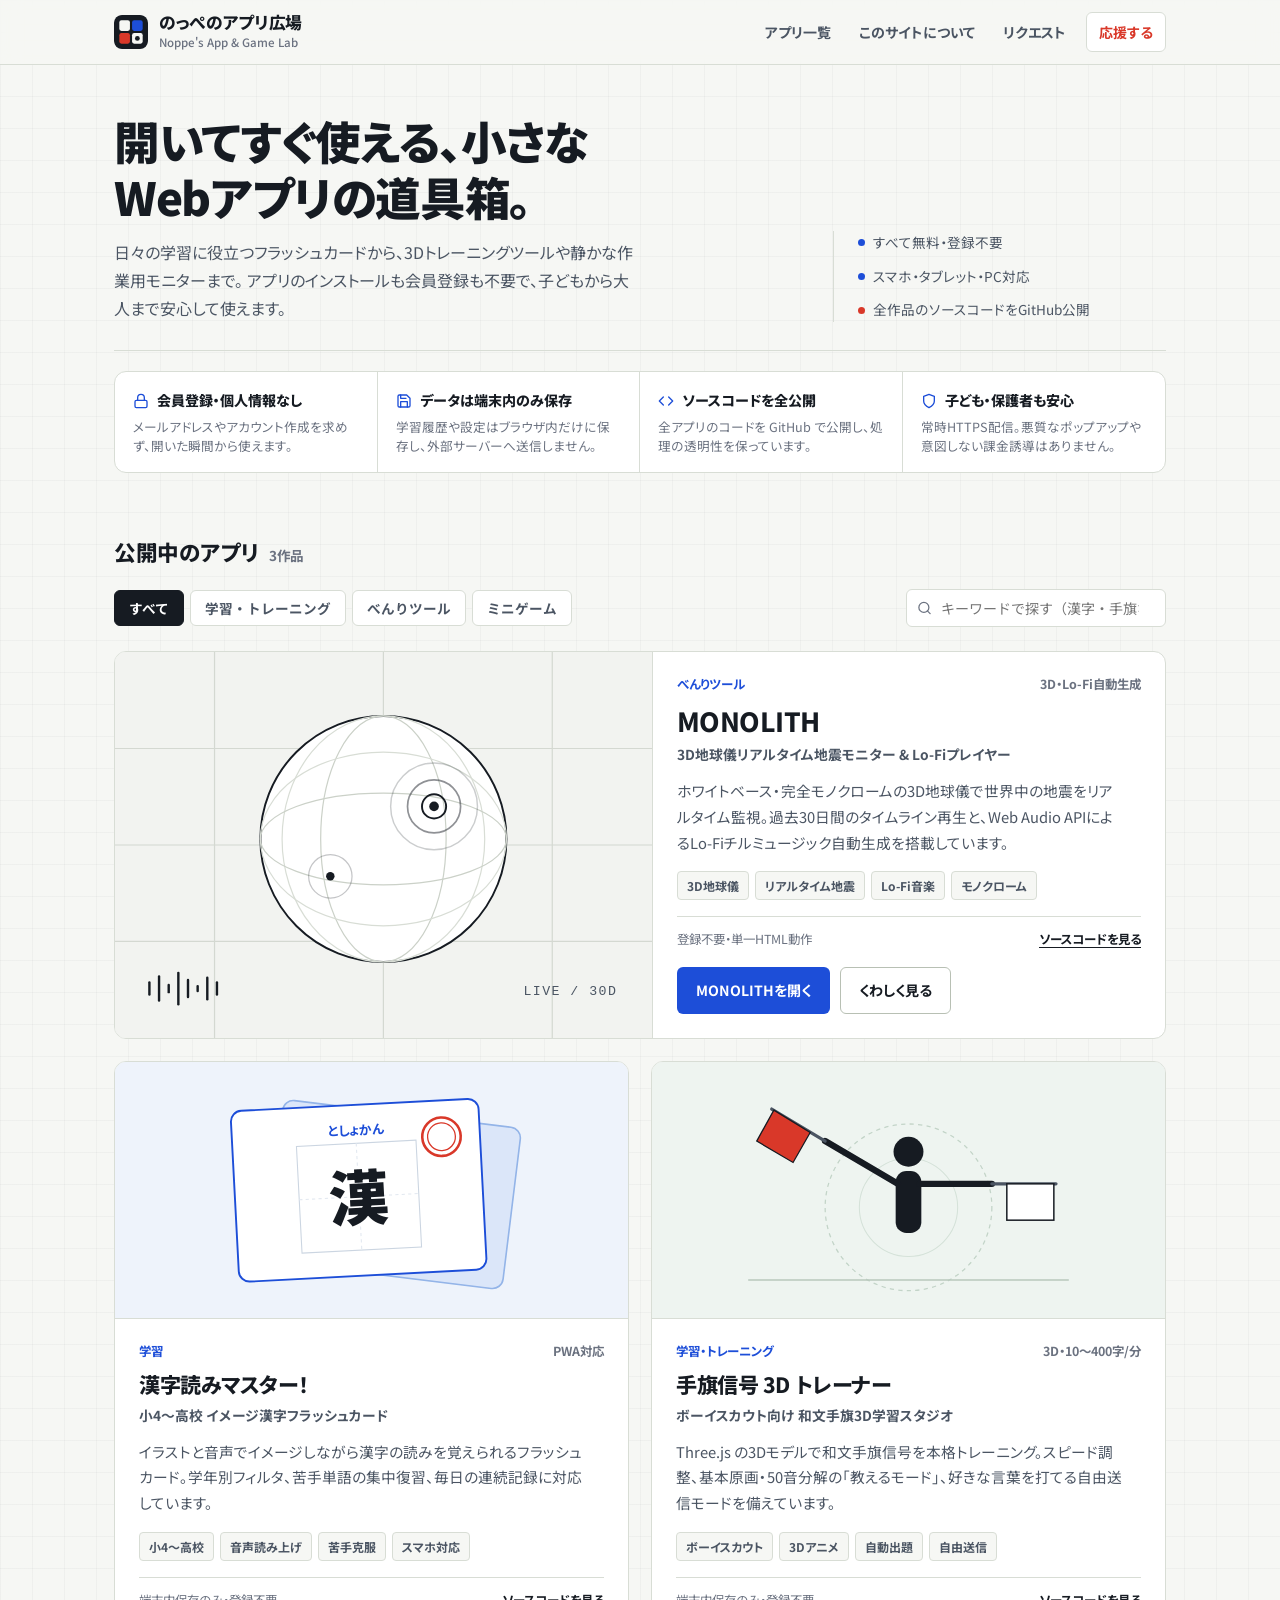
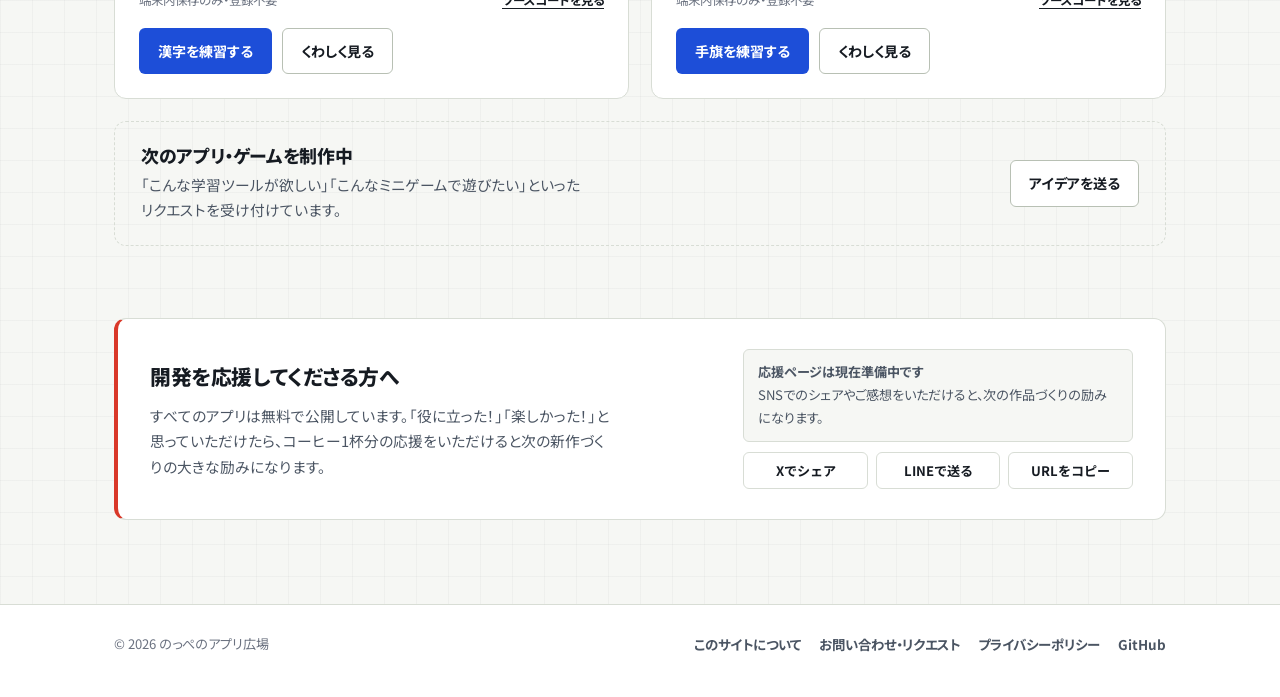
<file: index.html>
<!DOCTYPE html>
<html lang="ja">
<head>
  <meta charset="UTF-8" />
  <meta name="viewport" content="width=device-width, initial-scale=1.0" />
  <title>のっぺのアプリ広場 | 無料Webアプリ＆ミニゲーム集</title>
  <meta name="description" content="インストール不要・会員登録不要・完全無料で安心して使える学習アプリやミニゲームを公開している「のっぺのアプリ広場」です。全アプリのソースコードをGitHubで公開しています。" />
  <link rel="canonical" href="https://noppe7856.github.io/" />
  <link rel="manifest" href="./manifest.json" />
  <meta name="theme-color" content="#f6f7f4" />
  <meta property="og:type" content="website" />
  <meta property="og:site_name" content="のっぺのアプリ広場" />
  <meta property="og:title" content="のっぺのアプリ広場 | 無料Webアプリ＆ミニゲーム集" />
  <meta property="og:description" content="漢字読みマスター・手旗信号3Dトレーナー・MONOLITHなど、登録不要・無料ですぐ使えるWebアプリを公開中。" />
  <meta property="og:url" content="https://noppe7856.github.io/" />
  <meta property="og:image" content="https://noppe7856.github.io/assets/og-image.png" />
  <meta property="og:image:width" content="1200" />
  <meta property="og:image:height" content="630" />
  <meta name="twitter:card" content="summary_large_image" />
  <meta name="twitter:title" content="のっぺのアプリ広場 | 無料Webアプリ＆ミニゲーム集" />
  <meta name="twitter:description" content="インストール不要・会員登録不要ですぐ使える無料Webアプリ＆ミニゲーム集" />
  <meta name="twitter:image" content="https://noppe7856.github.io/assets/og-image.png" />
  <link rel="icon" type="image/svg+xml" href="./assets/favicon.svg" />
  <link rel="preconnect" href="https://fonts.googleapis.com" />
  <link rel="preconnect" href="https://fonts.gstatic.com" crossorigin />
  <link href="https://fonts.googleapis.com/css2?family=Noto+Sans+JP:wght@500;700;900&display=swap" rel="stylesheet" />
  <link rel="stylesheet" href="./css/styles.css" />
  <script type="application/ld+json">
  {
    "@context": "https://schema.org",
    "@graph": [
      {
        "@type": "WebSite",
        "name": "のっぺのアプリ広場",
        "alternateName": "Noppe's App & Game Lab",
        "url": "https://noppe7856.github.io/",
        "inLanguage": "ja",
        "description": "インストール不要・会員登録不要・完全無料で安心して使える学習アプリやミニゲームの公開ポータルサイト"
      },
      {
        "@type": "ItemList",
        "name": "公開中の無料Webアプリ一覧",
        "itemListElement": [
          {
            "@type": "ListItem",
            "position": 1,
            "item": {
              "@type": "SoftwareApplication",
              "name": "漢字読みマスター！",
              "applicationCategory": "EducationalApplication",
              "operatingSystem": "Web Browser",
              "url": "https://noppe7856.github.io/kanji-flashcard/",
              "offers": { "@type": "Offer", "price": "0", "priceCurrency": "JPY" }
            }
          },
          {
            "@type": "ListItem",
            "position": 2,
            "item": {
              "@type": "SoftwareApplication",
              "name": "手旗信号 3D トレーナー",
              "applicationCategory": "EducationalApplication",
              "operatingSystem": "Web Browser",
              "url": "https://noppe7856.github.io/tebata-trainer/",
              "offers": { "@type": "Offer", "price": "0", "priceCurrency": "JPY" }
            }
          },
          {
            "@type": "ListItem",
            "position": 3,
            "item": {
              "@type": "SoftwareApplication",
              "name": "MONOLITH",
              "applicationCategory": "UtilitiesApplication",
              "operatingSystem": "Web Browser",
              "url": "https://noppe7856.github.io/monolith-quake/",
              "offers": { "@type": "Offer", "price": "0", "priceCurrency": "JPY" }
            }
          }
        ]
      }
    ]
  }
  </script>
</head>
<body>
  <header class="site-header">
    <div class="container header-inner">
      <a href="./" class="brand-link">
        <img src="./assets/favicon.svg" alt="" class="brand-logo" />
        <div>
          <div class="brand-name" data-site-name>のっぺのアプリ広場</div>
          <div class="brand-sub" data-site-sub>Noppe's App &amp; Game Lab</div>
        </div>
      </a>
      <nav class="header-nav" aria-label="メインナビゲーション">
        <a href="#apps" class="nav-link">アプリ一覧</a>
        <a href="./about.html" class="nav-link">このサイトについて</a>
        <a href="./contact.html" class="nav-link">リクエスト</a>
        <a href="#support" class="nav-link support-pill">応援する</a>
      </nav>
    </div>
  </header>

  <main>
    <!-- Editorial Hero -->
    <section class="hero">
      <div class="container">
        <div class="hero-grid">
          <div>
            <h1>開いてすぐ使える、小さなWebアプリの道具箱。</h1>
            <p class="hero-lead">
              日々の学習に役立つフラッシュカードから、3Dトレーニングツールや静かな作業用モニターまで。
              アプリのインストールも会員登録も不要で、子どもから大人まで安心して使えます。
            </p>
          </div>
          <div class="hero-aside" aria-label="サイトの特徴">
            <div class="hero-meta-line"><span class="hero-dot" aria-hidden="true"></span>すべて無料・登録不要</div>
            <div class="hero-meta-line"><span class="hero-dot" aria-hidden="true"></span>スマホ・タブレット・PC対応</div>
            <div class="hero-meta-line"><span class="hero-dot signal" aria-hidden="true"></span>全作品のソースコードをGitHub公開</div>
          </div>
        </div>

        <!-- Trust & Safety Band -->
        <div class="trust-band" aria-label="安心して使える4つの約束">
          <div class="trust-cell">
            <div class="trust-cell-head">
              <svg viewBox="0 0 24 24" fill="none" stroke="currentColor" stroke-width="2" stroke-linecap="round" stroke-linejoin="round" aria-hidden="true"><rect x="3" y="11" width="18" height="11" rx="2"/><path d="M7 11V7a5 5 0 0 1 10 0v4"/></svg>
              <span>会員登録・個人情報なし</span>
            </div>
            <p>メールアドレスやアカウント作成を求めず、開いた瞬間から使えます。</p>
          </div>
          <div class="trust-cell">
            <div class="trust-cell-head">
              <svg viewBox="0 0 24 24" fill="none" stroke="currentColor" stroke-width="2" stroke-linecap="round" stroke-linejoin="round" aria-hidden="true"><path d="M19 21H5a2 2 0 0 1-2-2V5a2 2 0 0 1 2-2h11l5 5v11a2 2 0 0 1-2 2z"/><polyline points="17 21 17 13 7 13 7 21"/><polyline points="7 3 7 8 15 8"/></svg>
              <span>データは端末内のみ保存</span>
            </div>
            <p>学習履歴や設定はブラウザ内だけに保存し、外部サーバーへ送信しません。</p>
          </div>
          <div class="trust-cell">
            <div class="trust-cell-head">
              <svg viewBox="0 0 24 24" fill="none" stroke="currentColor" stroke-width="2" stroke-linecap="round" stroke-linejoin="round" aria-hidden="true"><polyline points="16 18 22 12 16 6"/><polyline points="8 6 2 12 8 18"/></svg>
              <span>ソースコードを全公開</span>
            </div>
            <p>全アプリのコードを GitHub で公開し、処理の透明性を保っています。</p>
          </div>
          <div class="trust-cell">
            <div class="trust-cell-head">
              <svg viewBox="0 0 24 24" fill="none" stroke="currentColor" stroke-width="2" stroke-linecap="round" stroke-linejoin="round" aria-hidden="true"><path d="M12 22s8-4 8-10V5l-8-3-8 3v7c0 6 8 10 8 10z"/></svg>
              <span>子ども・保護者も安心</span>
            </div>
            <p>常時HTTPS配信。悪質なポップアップや意図しない課金誘導はありません。</p>
          </div>
        </div>
      </div>
    </section>

    <!-- Apps Catalog -->
    <section class="section" id="apps">
      <div class="container">
        <div class="section-header">
          <h2 class="section-title">
            <span>公開中のアプリ</span>
            <span id="app-count" class="count-label"></span>
          </h2>
        </div>

        <div class="toolbar">
          <div class="filter-tabs" id="filter-tabs" role="tablist" aria-label="カテゴリ絞り込み"></div>
          <div class="search-box">
            <svg class="search-icon" viewBox="0 0 24 24" fill="none" stroke="currentColor" stroke-width="2" stroke-linecap="round" stroke-linejoin="round" aria-hidden="true"><circle cx="11" cy="11" r="8"/><line x1="21" y1="21" x2="16.65" y2="16.65"/></svg>
            <input type="search" id="app-search" placeholder="キーワードで探す（漢字・手旗など）" aria-label="アプリを検索" />
          </div>
        </div>

        <div class="apps-grid" id="apps-grid"></div>

        <!-- Optional AdSense Slot (hidden until configured in js/site-config.js) -->
        <div class="ad-slot-wrapper" data-ad-slot="portalMid">
          <div class="ad-label">スポンサーリンク</div>
        </div>
      </div>
    </section>

    <!-- Support Section -->
    <section class="section" id="support">
      <div class="container">
        <div class="support-card">
          <div>
            <h2>開発を応援してくださる方へ</h2>
            <p data-support-message>
              すべてのアプリは無料で公開しています。「役に立った」「楽しかった」と思っていただけたら、応援やシェアをいただけると次の新作づくりの大きな励みになります。
            </p>
          </div>
          <div class="support-actions">
            <div id="support-action-area"></div>
            <div class="share-row">
              <button type="button" class="share-btn" data-share="x" data-share-text="インストール不要ですぐ使える無料Webアプリ＆ミニゲーム集「のっぺのアプリ広場」">
                Xでシェア
              </button>
              <button type="button" class="share-btn" data-share="line">
                LINEで送る
              </button>
              <button type="button" class="share-btn" data-share="copy">
                URLをコピー
              </button>
            </div>
          </div>
        </div>
      </div>
    </section>
  </main>

  <footer class="site-footer">
    <div class="container footer-inner">
      <div class="copyright">
        &copy; <span data-year>2026</span> <span data-site-name>のっぺのアプリ広場</span>
      </div>
      <div class="footer-links">
        <a href="./about.html">このサイトについて</a>
        <a href="./contact.html">お問い合わせ・リクエスト</a>
        <a href="./privacy.html">プライバシーポリシー</a>
        <a href="https://github.com/noppe7856" target="_blank" rel="noopener noreferrer">GitHub</a>
      </div>
    </div>
  </footer>

  <script type="module" src="./js/app.js"></script>
</body>
</html>
</file>
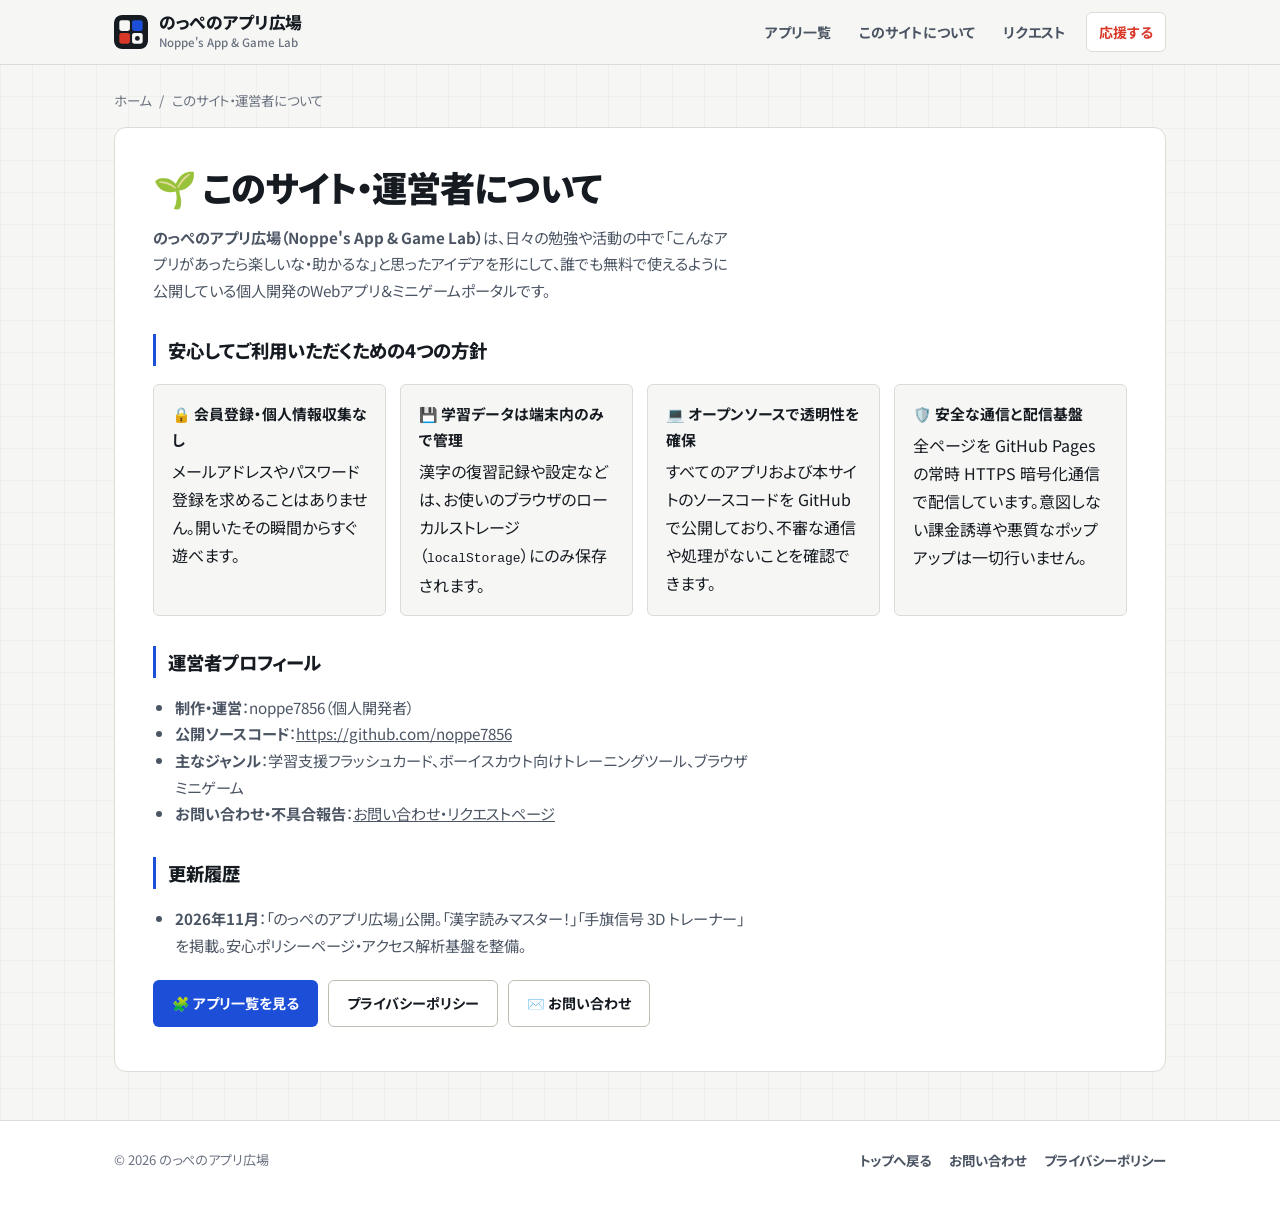
<file: about.html>
<!DOCTYPE html>
<html lang="ja">
<head>
  <meta charset="UTF-8" />
  <meta name="viewport" content="width=device-width, initial-scale=1.0" />
  <title>このサイト・運営者について｜のっぺのアプリ広場</title>
  <meta name="description" content="のっぺのアプリ広場の運営方針・安全性への取り組み・オープンソース公開・更新履歴についてご紹介します。" />
  <link rel="canonical" href="https://noppe7856.github.io/about.html" />
  <meta property="og:type" content="article" />
  <meta property="og:title" content="このサイト・運営者について｜のっぺのアプリ広場" />
  <meta property="og:description" content="お子さまや保護者・指導者の方も安心して使える無料Webアプリ＆ゲームを公開している個人開発ポータルです。" />
  <meta property="og:url" content="https://noppe7856.github.io/about.html" />
  <meta property="og:image" content="https://noppe7856.github.io/assets/og-image.png" />
  <meta name="twitter:card" content="summary_large_image" />
  <link rel="icon" type="image/svg+xml" href="./assets/favicon.svg" />
  <link rel="preconnect" href="https://fonts.googleapis.com" />
  <link rel="preconnect" href="https://fonts.gstatic.com" crossorigin />
  <link href="https://fonts.googleapis.com/css2?family=Noto+Sans+JP:wght@500;700;900&display=swap" rel="stylesheet" />
  <link rel="stylesheet" href="./css/styles.css" />
</head>
<body>
  <header class="site-header">
    <div class="container header-inner">
      <a href="./" class="brand-link">
        <img src="./assets/favicon.svg" alt="" class="brand-logo" />
        <div>
          <div class="brand-name" data-site-name>のっぺのアプリ広場</div>
          <div class="brand-sub" data-site-sub>Noppe's App &amp; Game Lab</div>
        </div>
      </a>
      <nav class="header-nav">
        <a href="./#apps" class="nav-link">アプリ一覧</a>
        <a href="./about.html" class="nav-link">このサイトについて</a>
        <a href="./contact.html" class="nav-link">リクエスト</a>
        <a href="./#support" class="nav-link support-pill">応援する</a>
      </nav>
    </div>
  </header>

  <main class="container">
    <nav class="breadcrumb" aria-label="パンくずリスト">
      <a href="./">ホーム</a>
      <span>/</span>
      <span>このサイト・運営者について</span>
    </nav>

    <article class="article-card">
      <h1>🌱 このサイト・運営者について</h1>
      <p>
        <strong>のっぺのアプリ広場（Noppe's App &amp; Game Lab）</strong>は、日々の勉強や活動の中で「こんなアプリがあったら楽しいな・助かるな」と思ったアイデアを形にして、誰でも無料で使えるように公開している個人開発のWebアプリ＆ミニゲームポータルです。
      </p>

      <h2>安心してご利用いただくための4つの方針</h2>
      <div class="feature-grid">
        <div class="feature-item">
          <strong>🔒 会員登録・個人情報収集なし</strong>
          メールアドレスやパスワード登録を求めることはありません。開いたその瞬間からすぐ遊べます。
        </div>
        <div class="feature-item">
          <strong>💾 学習データは端末内のみで管理</strong>
          漢字の復習記録や設定などは、お使いのブラウザのローカルストレージ（<code>localStorage</code>）にのみ保存されます。
        </div>
        <div class="feature-item">
          <strong>💻 オープンソースで透明性を確保</strong>
          すべてのアプリおよび本サイトのソースコードを GitHub で公開しており、不審な通信や処理がないことを確認できます。
        </div>
        <div class="feature-item">
          <strong>🛡️ 安全な通信と配信基盤</strong>
          全ページを GitHub Pages の常時 HTTPS 暗号化通信で配信しています。意図しない課金誘導や悪質なポップアップは一切行いません。
        </div>
      </div>

      <h2>運営者プロフィール</h2>
      <ul>
        <li><strong>制作・運営</strong>：noppe7856（個人開発者）</li>
        <li><strong>公開ソースコード</strong>：<a href="https://github.com/noppe7856" target="_blank" rel="noopener noreferrer" style="color:var(--primary);text-decoration:underline;">https://github.com/noppe7856</a></li>
        <li><strong>主なジャンル</strong>：学習支援フラッシュカード、ボーイスカウト向けトレーニングツール、ブラウザミニゲーム</li>
        <li><strong>お問い合わせ・不具合報告</strong>：<a href="./contact.html" style="color:var(--primary);text-decoration:underline;">お問い合わせ・リクエストページ</a></li>
      </ul>

      <h2>更新履歴</h2>
      <ul>
        <li><strong>2026年11月</strong>：「のっぺのアプリ広場」公開。「漢字読みマスター！」「手旗信号 3D トレーナー」を掲載。安心ポリシーページ・アクセス解析基盤を整備。</li>
      </ul>

      <div class="cta-bar">
        <a href="./#apps" class="btn btn-primary">🧩 アプリ一覧を見る</a>
        <a href="./privacy.html" class="btn btn-secondary">プライバシーポリシー</a>
        <a href="./contact.html" class="btn btn-secondary">✉️ お問い合わせ</a>
      </div>
    </article>
  </main>

  <footer class="site-footer">
    <div class="container footer-inner">
      <div class="copyright">&copy; <span data-year>2026</span> <span data-site-name>のっぺのアプリ広場</span></div>
      <div class="footer-links">
        <a href="./">トップへ戻る</a>
        <a href="./contact.html">お問い合わせ</a>
        <a href="./privacy.html">プライバシーポリシー</a>
      </div>
    </div>
  </footer>

  <script type="module" src="./js/app.js"></script>
</body>
</html>
</file>
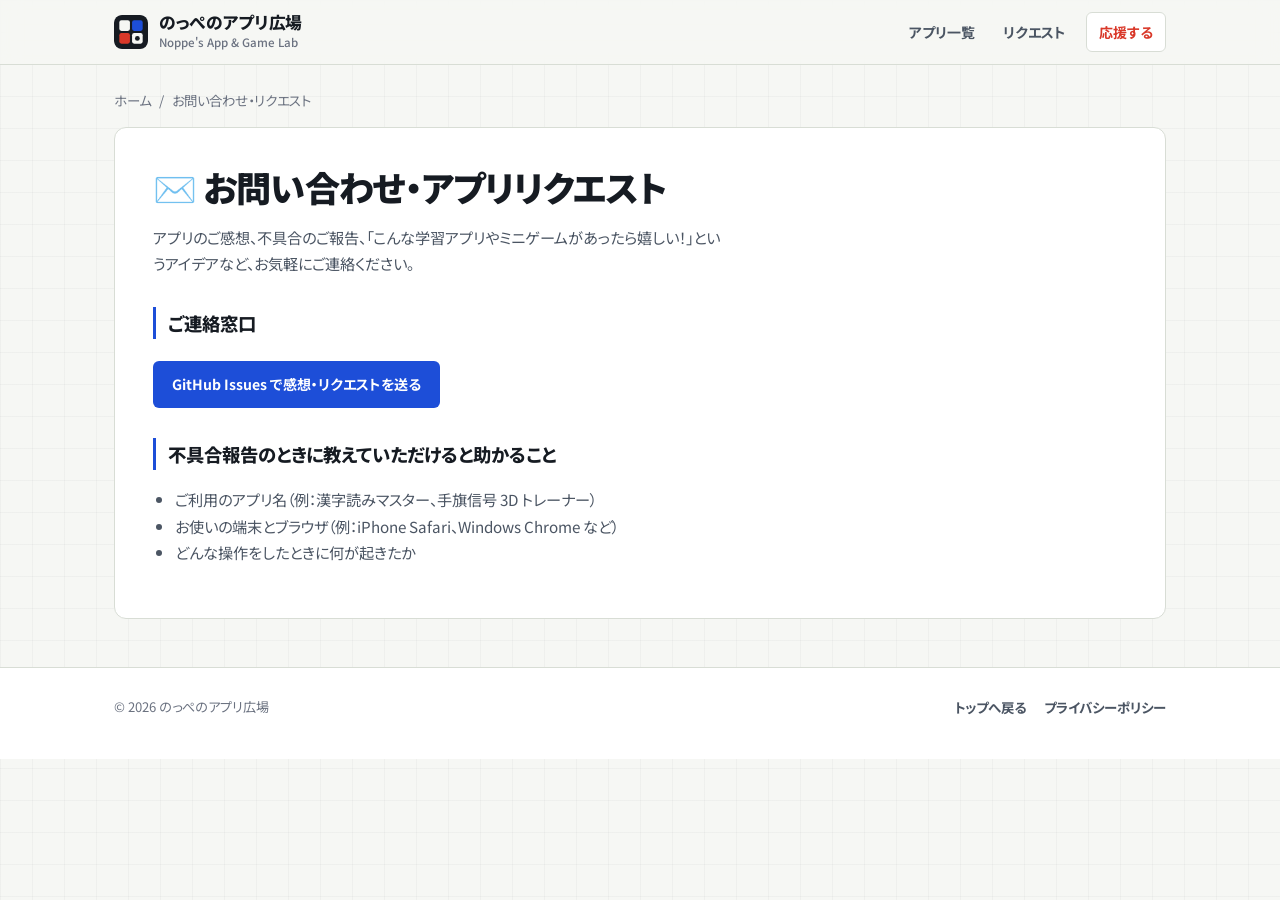
<file: contact.html>
<!DOCTYPE html>
<html lang="ja">
<head>
  <meta charset="UTF-8" />
  <meta name="viewport" content="width=device-width, initial-scale=1.0" />
  <title>お問い合わせ・リクエスト｜のっぺのアプリ広場</title>
  <meta name="description" content="のっぺのアプリ広場へのお問い合わせ、不具合報告、新作アプリ・ゲームのリクエストはこちらから。" />
  <link rel="icon" type="image/svg+xml" href="./assets/favicon.svg" />
  <link rel="preconnect" href="https://fonts.googleapis.com" />
  <link rel="preconnect" href="https://fonts.gstatic.com" crossorigin />
  <link href="https://fonts.googleapis.com/css2?family=Noto+Sans+JP:wght@500;700;900&display=swap" rel="stylesheet" />
  <link rel="stylesheet" href="./css/styles.css" />
</head>
<body>
  <header class="site-header">
    <div class="container header-inner">
      <a href="./" class="brand-link">
        <img src="./assets/favicon.svg" alt="" class="brand-logo" />
        <div>
          <div class="brand-name" data-site-name>のっぺのアプリ広場</div>
          <div class="brand-sub" data-site-sub>Noppe's App &amp; Game Lab</div>
        </div>
      </a>
      <nav class="header-nav">
        <a href="./#apps" class="nav-link">アプリ一覧</a>
        <a href="./contact.html" class="nav-link">リクエスト</a>
        <a href="./#support" class="nav-link support-pill">応援する</a>
      </nav>
    </div>
  </header>

  <main class="container">
    <nav class="breadcrumb" aria-label="パンくずリスト">
      <a href="./">ホーム</a>
      <span>/</span>
      <span>お問い合わせ・リクエスト</span>
    </nav>

    <article class="article-card">
      <h1>✉️ お問い合わせ・アプリリクエスト</h1>
      <p>
        アプリのご感想、不具合のご報告、「こんな学習アプリやミニゲームがあったら嬉しい！」というアイデアなど、お気軽にご連絡ください。
      </p>

      <h2>ご連絡窓口</h2>
      <div class="cta-bar" id="contact-form-box">
        <!-- Populated dynamically by js/app.js based on js/site-config.js -->
      </div>

      <h2>不具合報告のときに教えていただけると助かること</h2>
      <ul>
        <li>ご利用のアプリ名（例：漢字読みマスター、手旗信号 3D トレーナー）</li>
        <li>お使いの端末とブラウザ（例：iPhone Safari、Windows Chrome など）</li>
        <li>どんな操作をしたときに何が起きたか</li>
      </ul>
    </article>
  </main>

  <footer class="site-footer">
    <div class="container footer-inner">
      <div class="copyright">&copy; <span data-year>2026</span> <span data-site-name>のっぺのアプリ広場</span></div>
      <div class="footer-links">
        <a href="./">トップへ戻る</a>
        <a href="./privacy.html">プライバシーポリシー</a>
      </div>
    </div>
  </footer>

  <script type="module" src="./js/app.js"></script>
</body>
</html>
</file>
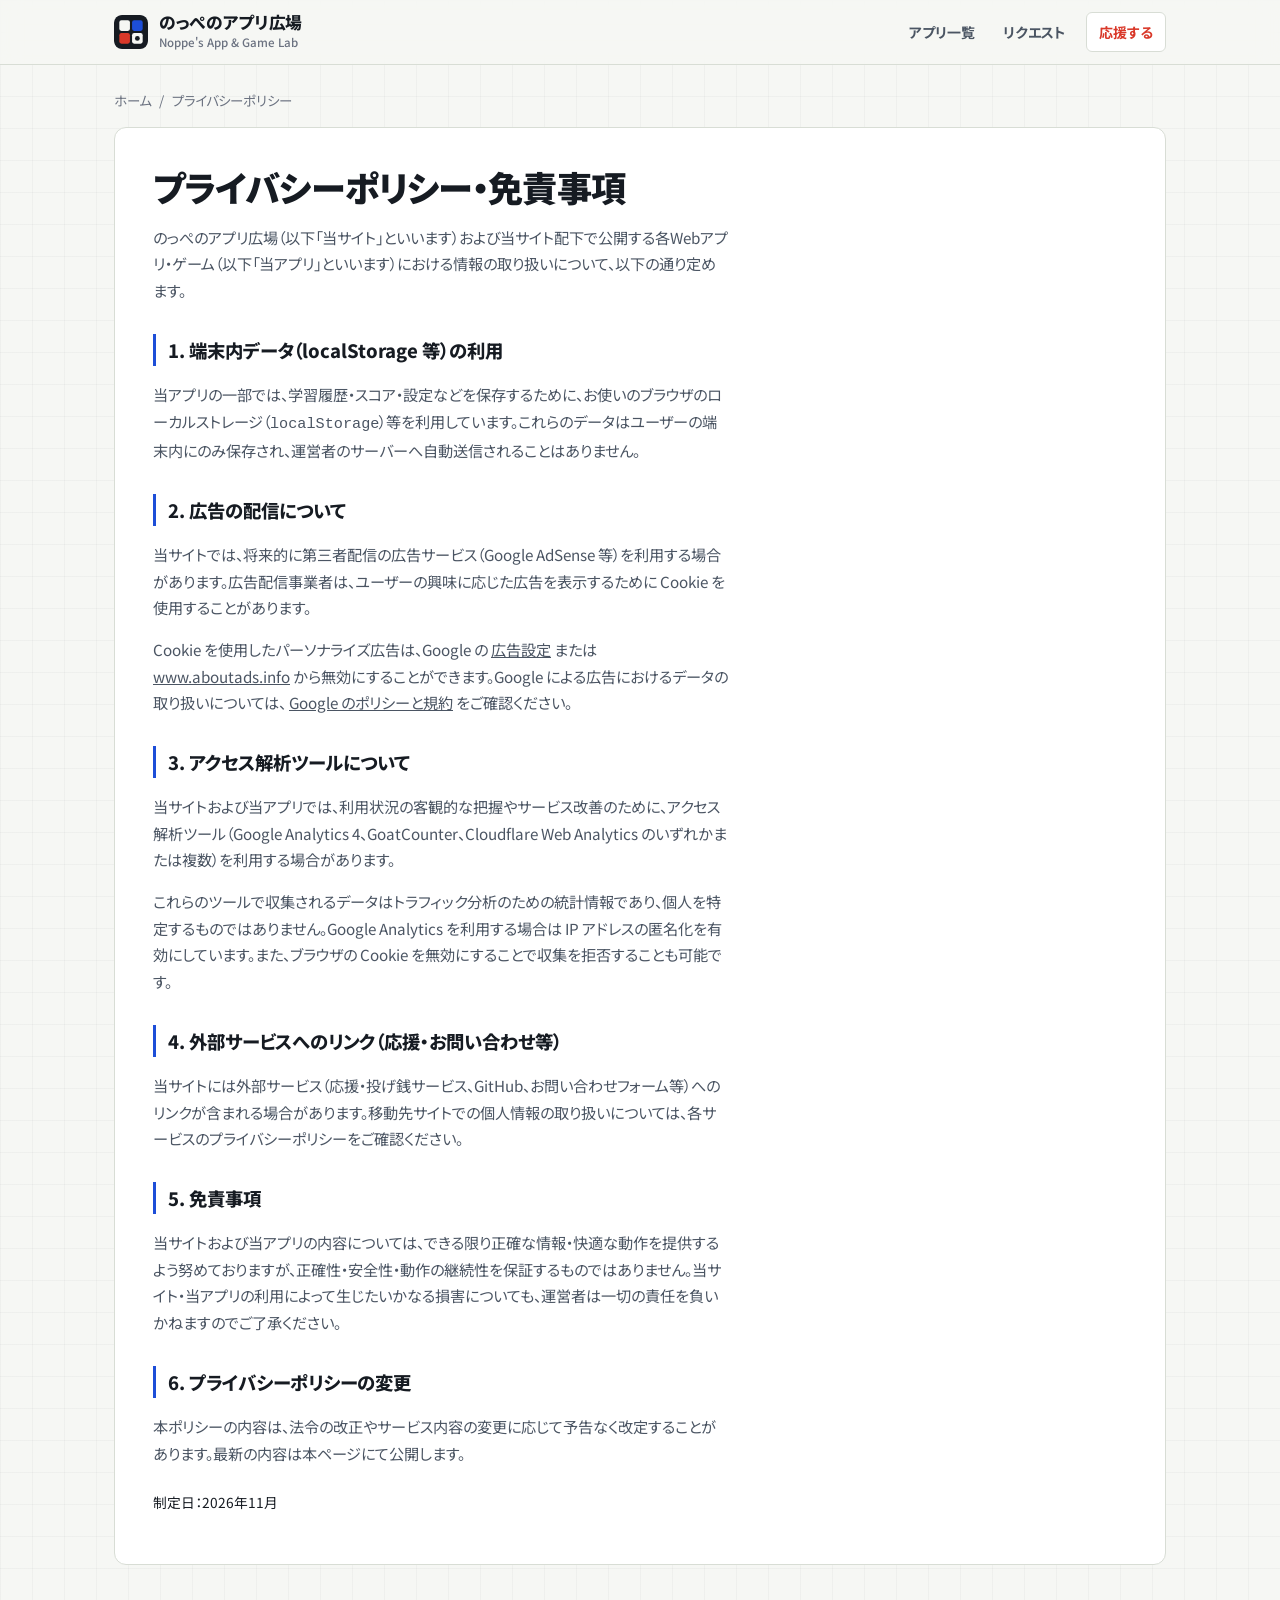
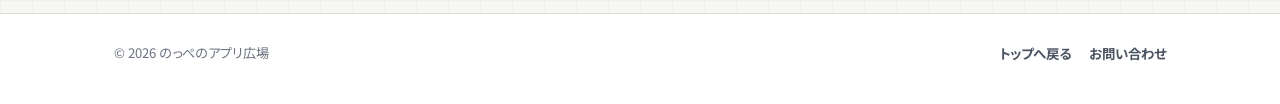
<file: privacy.html>
<!DOCTYPE html>
<html lang="ja">
<head>
  <meta charset="UTF-8" />
  <meta name="viewport" content="width=device-width, initial-scale=1.0" />
  <title>プライバシーポリシー｜のっぺのアプリ広場</title>
  <meta name="description" content="のっぺのアプリ広場（および公開Webアプリ）におけるプライバシーポリシー・広告配信・免責事項について。" />
  <link rel="icon" type="image/svg+xml" href="./assets/favicon.svg" />
  <link rel="preconnect" href="https://fonts.googleapis.com" />
  <link rel="preconnect" href="https://fonts.gstatic.com" crossorigin />
  <link href="https://fonts.googleapis.com/css2?family=Noto+Sans+JP:wght@500;700;900&display=swap" rel="stylesheet" />
  <link rel="stylesheet" href="./css/styles.css" />
</head>
<body>
  <header class="site-header">
    <div class="container header-inner">
      <a href="./" class="brand-link">
        <img src="./assets/favicon.svg" alt="" class="brand-logo" />
        <div>
          <div class="brand-name" data-site-name>のっぺのアプリ広場</div>
          <div class="brand-sub" data-site-sub>Noppe's App &amp; Game Lab</div>
        </div>
      </a>
      <nav class="header-nav">
        <a href="./#apps" class="nav-link">アプリ一覧</a>
        <a href="./contact.html" class="nav-link">リクエスト</a>
        <a href="./#support" class="nav-link support-pill">応援する</a>
      </nav>
    </div>
  </header>

  <main class="container">
    <nav class="breadcrumb" aria-label="パンくずリスト">
      <a href="./">ホーム</a>
      <span>/</span>
      <span>プライバシーポリシー</span>
    </nav>

    <article class="article-card">
      <h1>プライバシーポリシー・免責事項</h1>
      <p>
        <span data-site-name>のっぺのアプリ広場</span>（以下「当サイト」といいます）および当サイト配下で公開する各Webアプリ・ゲーム（以下「当アプリ」といいます）における情報の取り扱いについて、以下の通り定めます。
      </p>

      <h2>1. 端末内データ（localStorage 等）の利用</h2>
      <p>
        当アプリの一部では、学習履歴・スコア・設定などを保存するために、お使いのブラウザのローカルストレージ（<code>localStorage</code>）等を利用しています。これらのデータはユーザーの端末内にのみ保存され、運営者のサーバーへ自動送信されることはありません。
      </p>

      <h2>2. 広告の配信について</h2>
      <p>
        当サイトでは、将来的に第三者配信の広告サービス（Google AdSense 等）を利用する場合があります。広告配信事業者は、ユーザーの興味に応じた広告を表示するために Cookie を使用することがあります。
      </p>
      <p>
        Cookie を使用したパーソナライズ広告は、Google の
        <a href="https://adssettings.google.com/authenticated" target="_blank" rel="noopener noreferrer" style="color:var(--primary);text-decoration:underline;">広告設定</a>
        または
        <a href="https://www.aboutads.info/choices/" target="_blank" rel="noopener noreferrer" style="color:var(--primary);text-decoration:underline;">www.aboutads.info</a>
        から無効にすることができます。Google による広告におけるデータの取り扱いについては、
        <a href="https://policies.google.com/technologies/ads?hl=ja" target="_blank" rel="noopener noreferrer" style="color:var(--primary);text-decoration:underline;">Google のポリシーと規約</a>
        をご確認ください。
      </p>

      <h2>3. アクセス解析ツールについて</h2>
      <p>
        当サイトおよび当アプリでは、利用状況の客観的な把握やサービス改善のために、アクセス解析ツール（Google Analytics 4、GoatCounter、Cloudflare Web Analytics のいずれかまたは複数）を利用する場合があります。
      </p>
      <p>
        これらのツールで収集されるデータはトラフィック分析のための統計情報であり、個人を特定するものではありません。Google Analytics を利用する場合は IP アドレスの匿名化を有効にしています。また、ブラウザの Cookie を無効にすることで収集を拒否することも可能です。
      </p>

      <h2>4. 外部サービスへのリンク（応援・お問い合わせ等）</h2>
      <p>
        当サイトには外部サービス（応援・投げ銭サービス、GitHub、お問い合わせフォーム等）へのリンクが含まれる場合があります。移動先サイトでの個人情報の取り扱いについては、各サービスのプライバシーポリシーをご確認ください。
      </p>

      <h2>5. 免責事項</h2>
      <p>
        当サイトおよび当アプリの内容については、できる限り正確な情報・快適な動作を提供するよう努めておりますが、正確性・安全性・動作の継続性を保証するものではありません。当サイト・当アプリの利用によって生じたいかなる損害についても、運営者は一切の責任を負いかねますのでご了承ください。
      </p>

      <h2>6. プライバシーポリシーの変更</h2>
      <p>
        本ポリシーの内容は、法令の改正やサービス内容の変更に応じて予告なく改定することがあります。最新の内容は本ページにて公開します。
      </p>

      <p style="margin-top:24px;font-size:0.86rem;color:var(--text-subtle);">
        制定日：2026年11月
      </p>
    </article>
  </main>

  <footer class="site-footer">
    <div class="container footer-inner">
      <div class="copyright">&copy; <span data-year>2026</span> <span data-site-name>のっぺのアプリ広場</span></div>
      <div class="footer-links">
        <a href="./">トップへ戻る</a>
        <a href="./contact.html">お問い合わせ</a>
      </div>
    </div>
  </footer>

  <script type="module" src="./js/app.js"></script>
</body>
</html>
</file>
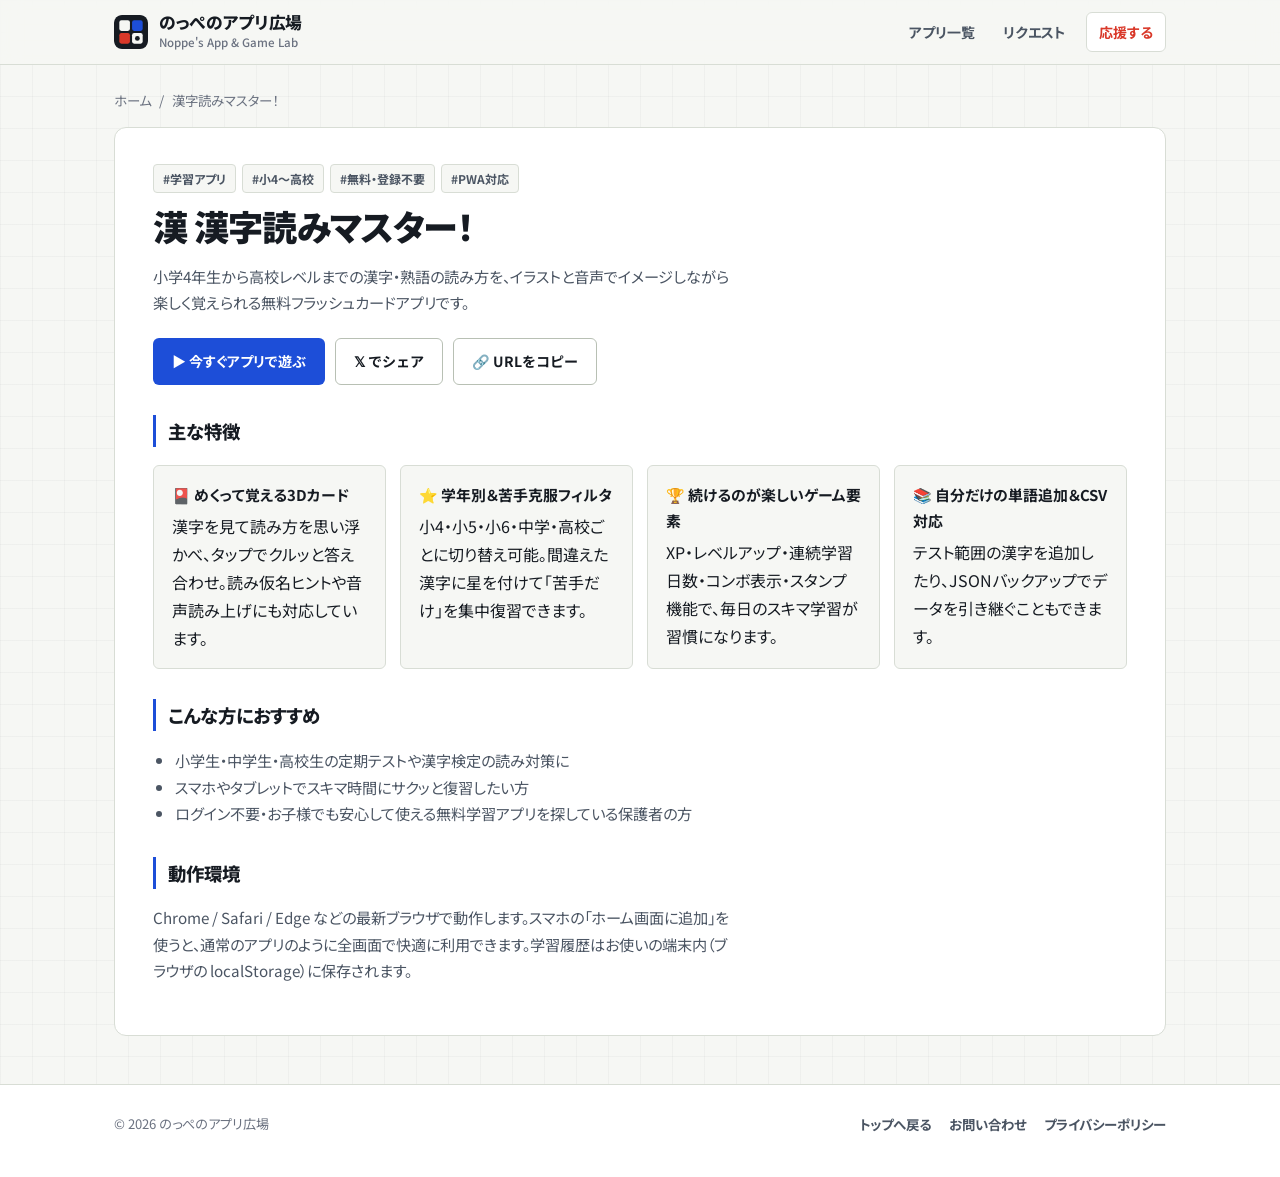
<file: apps/kanji-flashcard.html>
<!DOCTYPE html>
<html lang="ja">
<head>
  <meta charset="UTF-8" />
  <meta name="viewport" content="width=device-width, initial-scale=1.0" />
  <title>漢字読みマスター！｜のっぺのアプリ広場</title>
  <meta name="description" content="小4〜高校レベルの漢字の読みをイラストと音声で楽しく覚えられる無料フラッシュカードWebアプリ。スマホのホーム画面追加（PWA）対応。" />
  <link rel="canonical" href="https://noppe7856.github.io/apps/kanji-flashcard.html" />
  <meta property="og:type" content="article" />
  <meta property="og:title" content="漢字読みマスター！｜小4〜高校 イメージ漢字フラッシュカード" />
  <meta property="og:description" content="イラストと音声でイメージしながら楽しく漢字の読みを覚えられる無料Webアプリ。" />
  <meta property="og:url" content="https://noppe7856.github.io/apps/kanji-flashcard.html" />
  <meta property="og:image" content="https://noppe7856.github.io/assets/og-image.png" />
  <meta name="twitter:card" content="summary_large_image" />
  <link rel="icon" type="image/svg+xml" href="../assets/favicon.svg" />
  <link rel="preconnect" href="https://fonts.googleapis.com" />
  <link rel="preconnect" href="https://fonts.gstatic.com" crossorigin />
  <link href="https://fonts.googleapis.com/css2?family=Noto+Sans+JP:wght@500;700;900&display=swap" rel="stylesheet" />
  <link rel="stylesheet" href="../css/styles.css" />
</head>
<body>
  <header class="site-header">
    <div class="container header-inner">
      <a href="../" class="brand-link">
        <img src="../assets/favicon.svg" alt="" class="brand-logo" />
        <div>
          <div class="brand-name" data-site-name>のっぺのアプリ広場</div>
          <div class="brand-sub" data-site-sub>Noppe's App &amp; Game Lab</div>
        </div>
      </a>
      <nav class="header-nav">
        <a href="../#apps" class="nav-link">アプリ一覧</a>
        <a href="../contact.html" class="nav-link">リクエスト</a>
        <a href="../#support" class="nav-link support-pill">応援する</a>
      </nav>
    </div>
  </header>

  <main class="container">
    <nav class="breadcrumb" aria-label="パンくずリスト">
      <a href="../">ホーム</a>
      <span>/</span>
      <span>漢字読みマスター！</span>
    </nav>

    <article class="article-card">
      <div class="tag-list" style="margin-bottom:10px;">
        <span class="tag">#学習アプリ</span>
        <span class="tag">#小4〜高校</span>
        <span class="tag">#無料・登録不要</span>
        <span class="tag">#PWA対応</span>
      </div>

      <h1>漢 漢字読みマスター！</h1>
      <p>
        小学4年生から高校レベルまでの漢字・熟語の読み方を、イラストと音声でイメージしながら楽しく覚えられる無料フラッシュカードアプリです。
      </p>

      <div class="cta-bar">
        <a href="https://noppe7856.github.io/kanji-flashcard/" class="btn btn-primary">▶ 今すぐアプリで遊ぶ</a>
        <button type="button" class="btn btn-secondary" data-share="x" data-share-url="https://noppe7856.github.io/kanji-flashcard/" data-share-text="イラスト＆音声で楽しく学べる無料Webアプリ「漢字読みマスター！」">
          𝕏 でシェア
        </button>
        <button type="button" class="btn btn-secondary" data-share="copy" data-share-url="https://noppe7856.github.io/kanji-flashcard/">
          🔗 URLをコピー
        </button>
      </div>

      <h2>主な特徴</h2>
      <div class="feature-grid">
        <div class="feature-item">
          <strong>🎴 めくって覚える3Dカード</strong>
          漢字を見て読み方を思い浮かべ、タップでクルッと答え合わせ。読み仮名ヒントや音声読み上げにも対応しています。
        </div>
        <div class="feature-item">
          <strong>⭐ 学年別＆苦手克服フィルタ</strong>
          小4・小5・小6・中学・高校ごとに切り替え可能。間違えた漢字に星を付けて「苦手だけ」を集中復習できます。
        </div>
        <div class="feature-item">
          <strong>🏆 続けるのが楽しいゲーム要素</strong>
          XP・レベルアップ・連続学習日数・コンボ表示・スタンプ機能で、毎日のスキマ学習が習慣になります。
        </div>
        <div class="feature-item">
          <strong>📚 自分だけの単語追加＆CSV対応</strong>
          テスト範囲の漢字を追加したり、JSONバックアップでデータを引き継ぐこともできます。
        </div>
      </div>

      <h2>こんな方におすすめ</h2>
      <ul>
        <li>小学生・中学生・高校生の定期テストや漢字検定の読み対策に</li>
        <li>スマホやタブレットでスキマ時間にサクッと復習したい方</li>
        <li>ログイン不要・お子様でも安心して使える無料学習アプリを探している保護者の方</li>
      </ul>

      <h2>動作環境</h2>
      <p>
        Chrome / Safari / Edge などの最新ブラウザで動作します。スマホの「ホーム画面に追加」を使うと、通常のアプリのように全画面で快適に利用できます。学習履歴はお使いの端末内（ブラウザの localStorage）に保存されます。
      </p>

      <div class="ad-slot-wrapper" data-ad-slot="detailBottom">
        <div class="ad-label">スポンサーリンク</div>
      </div>
    </article>
  </main>

  <footer class="site-footer">
    <div class="container footer-inner">
      <div class="copyright">&copy; <span data-year>2026</span> <span data-site-name>のっぺのアプリ広場</span></div>
      <div class="footer-links">
        <a href="../">トップへ戻る</a>
        <a href="../contact.html">お問い合わせ</a>
        <a href="../privacy.html">プライバシーポリシー</a>
      </div>
    </div>
  </footer>

  <script type="module" src="../js/app.js"></script>
</body>
</html>
</file>
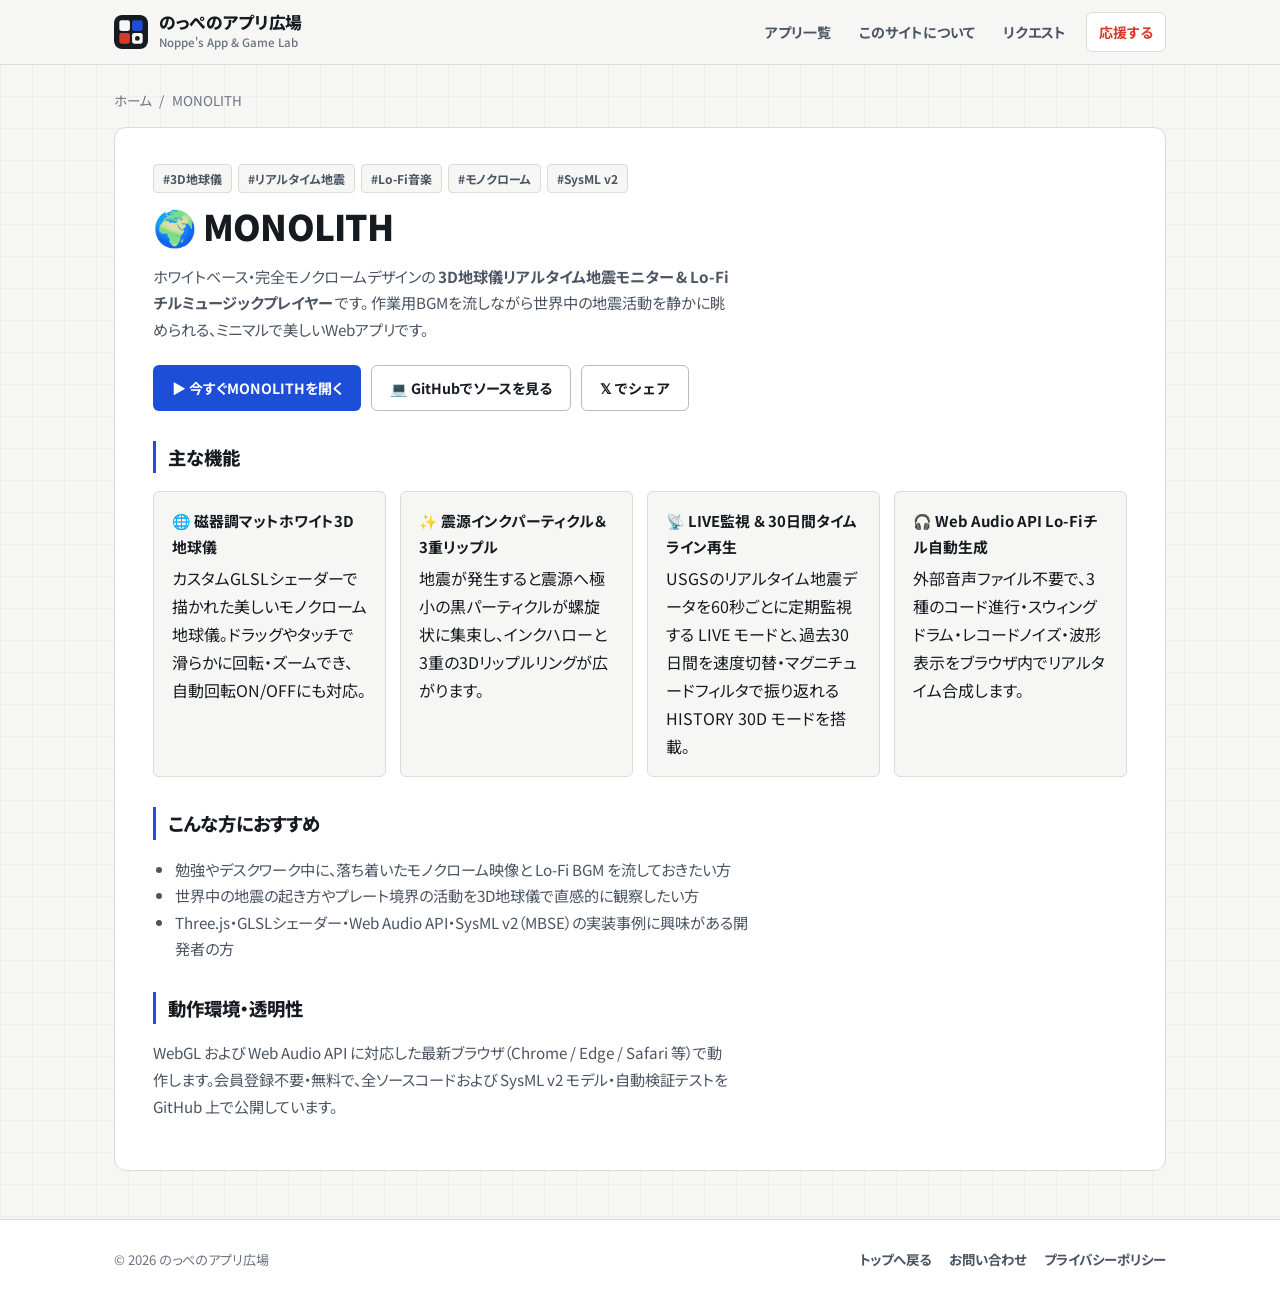
<file: apps/monolith-quake.html>
<!DOCTYPE html>
<html lang="ja">
<head>
  <meta charset="UTF-8" />
  <meta name="viewport" content="width=device-width, initial-scale=1.0" />
  <title>MONOLITH（3D地球儀リアルタイム地震モニター &amp; Lo-Fiプレイヤー）｜のっぺのアプリ広場</title>
  <meta name="description" content="ホワイトベース・完全モノクロームデザインの3D地球儀リアルタイム地震モニター＆Lo-Fiチルミュージックプレイヤー。USGS地震データのライブ監視・30日間タイムライン再生・Web Audio APIによるLo-Fi音楽生成を搭載。" />
  <link rel="canonical" href="https://noppe7856.github.io/apps/monolith-quake.html" />
  <meta property="og:type" content="article" />
  <meta property="og:title" content="MONOLITH｜3D地球儀リアルタイム地震モニター &amp; Lo-Fiプレイヤー" />
  <meta property="og:description" content="完全モノクロームの3D地球儀で世界中の地震をリアルタイム可視化＆Web Audio APIでLo-Fiチルミュージックを自動生成。" />
  <meta property="og:url" content="https://noppe7856.github.io/apps/monolith-quake.html" />
  <meta property="og:image" content="https://noppe7856.github.io/assets/og-image.png" />
  <meta name="twitter:card" content="summary_large_image" />
  <link rel="icon" type="image/svg+xml" href="../assets/favicon.svg" />
  <link rel="preconnect" href="https://fonts.googleapis.com" />
  <link rel="preconnect" href="https://fonts.gstatic.com" crossorigin />
  <link href="https://fonts.googleapis.com/css2?family=Noto+Sans+JP:wght@500;700;900&display=swap" rel="stylesheet" />
  <link rel="stylesheet" href="../css/styles.css" />
</head>
<body>
  <header class="site-header">
    <div class="container header-inner">
      <a href="../" class="brand-link">
        <img src="../assets/favicon.svg" alt="" class="brand-logo" />
        <div>
          <div class="brand-name" data-site-name>のっぺのアプリ広場</div>
          <div class="brand-sub" data-site-sub>Noppe's App &amp; Game Lab</div>
        </div>
      </a>
      <nav class="header-nav">
        <a href="../#apps" class="nav-link">アプリ一覧</a>
        <a href="../about.html" class="nav-link">このサイトについて</a>
        <a href="../contact.html" class="nav-link">リクエスト</a>
        <a href="../#support" class="nav-link support-pill">応援する</a>
      </nav>
    </div>
  </header>

  <main class="container">
    <nav class="breadcrumb" aria-label="パンくずリスト">
      <a href="../">ホーム</a>
      <span>/</span>
      <span>MONOLITH</span>
    </nav>

    <article class="article-card">
      <div class="tag-list" style="margin-bottom:10px;">
        <span class="tag">#3D地球儀</span>
        <span class="tag">#リアルタイム地震</span>
        <span class="tag">#Lo-Fi音楽</span>
        <span class="tag">#モノクローム</span>
        <span class="tag">#SysML v2</span>
      </div>

      <h1>🌍 MONOLITH</h1>
      <p>
        ホワイトベース・完全モノクロームデザインの <strong>3D地球儀リアルタイム地震モニター &amp; Lo-Fi チルミュージックプレイヤー</strong> です。
        作業用BGMを流しながら世界中の地震活動を静かに眺められる、ミニマルで美しいWebアプリです。
      </p>

      <div class="cta-bar">
        <a href="https://noppe7856.github.io/monolith-quake/" class="btn btn-primary" data-track-event="play_app" data-app-id="monolith-quake">▶ 今すぐMONOLITHを開く</a>
        <a href="https://github.com/noppe7856/monolith-quake" target="_blank" rel="noopener noreferrer" class="btn btn-secondary" data-track-event="source_code_click" data-app-id="monolith-quake">💻 GitHubでソースを見る</a>
        <button type="button" class="btn btn-secondary" data-share="x" data-share-url="https://noppe7856.github.io/monolith-quake/" data-share-text="完全モノクロームの3D地球儀リアルタイム地震モニター &amp; Lo-Fiプレイヤー「MONOLITH」">
          𝕏 でシェア
        </button>
      </div>

      <h2>主な機能</h2>
      <div class="feature-grid">
        <div class="feature-item">
          <strong>🌐 磁器調マットホワイト3D地球儀</strong>
          カスタムGLSLシェーダーで描かれた美しいモノクローム地球儀。ドラッグやタッチで滑らかに回転・ズームでき、自動回転ON/OFFにも対応。
        </div>
        <div class="feature-item">
          <strong>✨ 震源インクパーティクル＆3重リップル</strong>
          地震が発生すると震源へ極小の黒パーティクルが螺旋状に集束し、インクハローと3重の3Dリップルリングが広がります。
        </div>
        <div class="feature-item">
          <strong>📡 LIVE監視 ＆ 30日間タイムライン再生</strong>
          USGSのリアルタイム地震データを60秒ごとに定期監視する LIVE モードと、過去30日間を速度切替・マグニチュードフィルタで振り返れる HISTORY 30D モードを搭載。
        </div>
        <div class="feature-item">
          <strong>🎧 Web Audio API Lo-Fiチル自動生成</strong>
          外部音声ファイル不要で、3種のコード進行・スウィングドラム・レコードノイズ・波形表示をブラウザ内でリアルタイム合成します。
        </div>
      </div>

      <h2>こんな方におすすめ</h2>
      <ul>
        <li>勉強やデスクワーク中に、落ち着いたモノクローム映像と Lo-Fi BGM を流しておきたい方</li>
        <li>世界中の地震の起き方やプレート境界の活動を3D地球儀で直感的に観察したい方</li>
        <li>Three.js・GLSLシェーダー・Web Audio API・SysML v2（MBSE）の実装事例に興味がある開発者の方</li>
      </ul>

      <h2>動作環境・透明性</h2>
      <p>
        WebGL および Web Audio API に対応した最新ブラウザ（Chrome / Edge / Safari 等）で動作します。会員登録不要・無料で、全ソースコードおよび SysML v2 モデル・自動検証テストを GitHub 上で公開しています。
      </p>

      <div class="ad-slot-wrapper" data-ad-slot="detailBottom">
        <div class="ad-label">スポンサーリンク</div>
      </div>
    </article>
  </main>

  <footer class="site-footer">
    <div class="container footer-inner">
      <div class="copyright">&copy; <span data-year>2026</span> <span data-site-name>のっぺのアプリ広場</span></div>
      <div class="footer-links">
        <a href="../">トップへ戻る</a>
        <a href="../contact.html">お問い合わせ</a>
        <a href="../privacy.html">プライバシーポリシー</a>
      </div>
    </div>
  </footer>

  <script type="module" src="../js/app.js"></script>
</body>
</html>
</file>
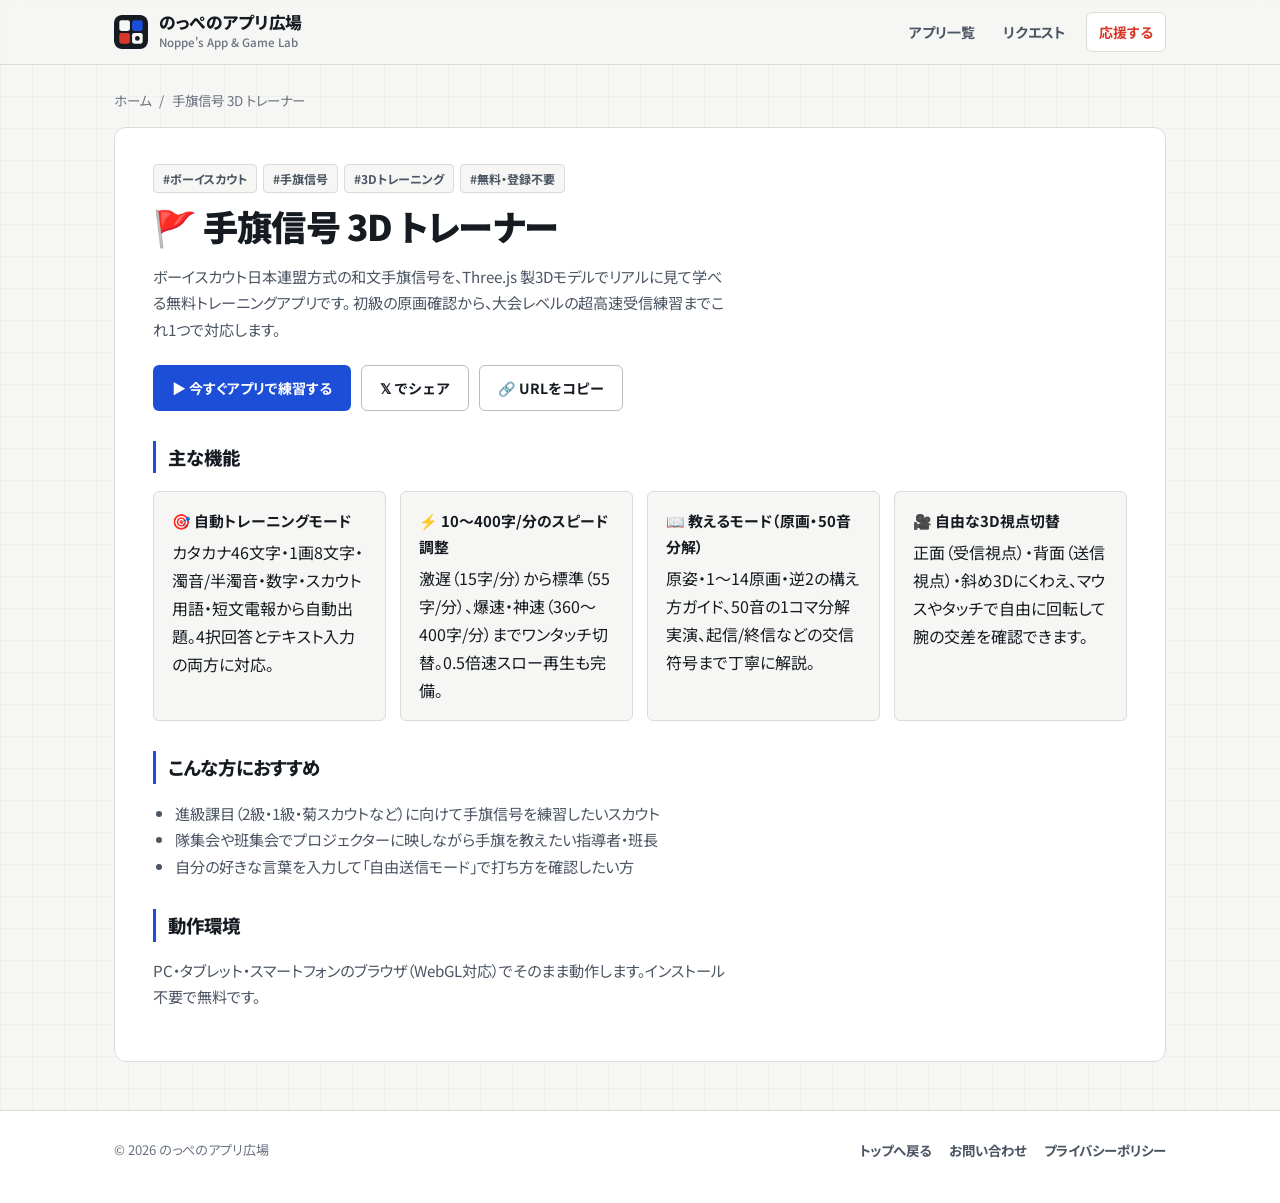
<file: apps/tebata-trainer.html>
<!DOCTYPE html>
<html lang="ja">
<head>
  <meta charset="UTF-8" />
  <meta name="viewport" content="width=device-width, initial-scale=1.0" />
  <title>手旗信号 3D トレーナー｜のっぺのアプリ広場</title>
  <meta name="description" content="ボーイスカウト日本連盟方式の和文手旗信号を3Dモデルで練習できる無料Webアプリ。10〜400字/分のスピード調整・基本原画・50音分解・自由送信モード対応。" />
  <link rel="canonical" href="https://noppe7856.github.io/apps/tebata-trainer.html" />
  <meta property="og:type" content="article" />
  <meta property="og:title" content="手旗信号 3D トレーナー｜ボーイスカウト向け和文手旗3D学習アプリ" />
  <meta property="og:description" content="3Dモデルで和文手旗信号を楽しくマスター！自動出題・教えるモード・自由送信モード搭載。" />
  <meta property="og:url" content="https://noppe7856.github.io/apps/tebata-trainer.html" />
  <meta property="og:image" content="https://noppe7856.github.io/assets/og-image.png" />
  <meta name="twitter:card" content="summary_large_image" />
  <link rel="icon" type="image/svg+xml" href="../assets/favicon.svg" />
  <link rel="preconnect" href="https://fonts.googleapis.com" />
  <link rel="preconnect" href="https://fonts.gstatic.com" crossorigin />
  <link href="https://fonts.googleapis.com/css2?family=Noto+Sans+JP:wght@500;700;900&display=swap" rel="stylesheet" />
  <link rel="stylesheet" href="../css/styles.css" />
</head>
<body>
  <header class="site-header">
    <div class="container header-inner">
      <a href="../" class="brand-link">
        <img src="../assets/favicon.svg" alt="" class="brand-logo" />
        <div>
          <div class="brand-name" data-site-name>のっぺのアプリ広場</div>
          <div class="brand-sub" data-site-sub>Noppe's App &amp; Game Lab</div>
        </div>
      </a>
      <nav class="header-nav">
        <a href="../#apps" class="nav-link">アプリ一覧</a>
        <a href="../contact.html" class="nav-link">リクエスト</a>
        <a href="../#support" class="nav-link support-pill">応援する</a>
      </nav>
    </div>
  </header>

  <main class="container">
    <nav class="breadcrumb" aria-label="パンくずリスト">
      <a href="../">ホーム</a>
      <span>/</span>
      <span>手旗信号 3D トレーナー</span>
    </nav>

    <article class="article-card">
      <div class="tag-list" style="margin-bottom:10px;">
        <span class="tag">#ボーイスカウト</span>
        <span class="tag">#手旗信号</span>
        <span class="tag">#3Dトレーニング</span>
        <span class="tag">#無料・登録不要</span>
      </div>

      <h1>🚩 手旗信号 3D トレーナー</h1>
      <p>
        ボーイスカウト日本連盟方式の和文手旗信号を、Three.js 製3Dモデルでリアルに見て学べる無料トレーニングアプリです。
        初級の原画確認から、大会レベルの超高速受信練習までこれ1つで対応します。
      </p>

      <div class="cta-bar">
        <a href="https://noppe7856.github.io/tebata-trainer/" class="btn btn-primary">▶ 今すぐアプリで練習する</a>
        <button type="button" class="btn btn-secondary" data-share="x" data-share-url="https://noppe7856.github.io/tebata-trainer/" data-share-text="ボーイスカウト向け和文手旗信号を3Dで練習できる無料Webアプリ「手旗信号 3D トレーナー」！">
          𝕏 でシェア
        </button>
        <button type="button" class="btn btn-secondary" data-share="copy" data-share-url="https://noppe7856.github.io/tebata-trainer/">
          🔗 URLをコピー
        </button>
      </div>

      <h2>主な機能</h2>
      <div class="feature-grid">
        <div class="feature-item">
          <strong>🎯 自動トレーニングモード</strong>
          カタカナ46文字・1画8文字・濁音/半濁音・数字・スカウト用語・短文電報から自動出題。4択回答とテキスト入力の両方に対応。
        </div>
        <div class="feature-item">
          <strong>⚡ 10〜400字/分のスピード調整</strong>
          激遅（15字/分）から標準（55字/分）、爆速・神速（360〜400字/分）までワンタッチ切替。0.5倍速スロー再生も完備。
        </div>
        <div class="feature-item">
          <strong>📖 教えるモード（原画・50音分解）</strong>
          原姿・1〜14原画・逆2の構え方ガイド、50音の1コマ分解実演、起信/終信などの交信符号まで丁寧に解説。
        </div>
        <div class="feature-item">
          <strong>🎥 自由な3D視点切替</strong>
          正面（受信視点）・背面（送信視点）・斜め3Dにくわえ、マウスやタッチで自由に回転して腕の交差を確認できます。
        </div>
      </div>

      <h2>こんな方におすすめ</h2>
      <ul>
        <li>進級課目（2級・1級・菊スカウトなど）に向けて手旗信号を練習したいスカウト</li>
        <li>隊集会や班集会でプロジェクターに映しながら手旗を教えたい指導者・班長</li>
        <li>自分の好きな言葉を入力して「自由送信モード」で打ち方を確認したい方</li>
      </ul>

      <h2>動作環境</h2>
      <p>
        PC・タブレット・スマートフォンのブラウザ（WebGL対応）でそのまま動作します。インストール不要で無料です。
      </p>

      <div class="ad-slot-wrapper" data-ad-slot="detailBottom">
        <div class="ad-label">スポンサーリンク</div>
      </div>
    </article>
  </main>

  <footer class="site-footer">
    <div class="container footer-inner">
      <div class="copyright">&copy; <span data-year>2026</span> <span data-site-name>のっぺのアプリ広場</span></div>
      <div class="footer-links">
        <a href="../">トップへ戻る</a>
        <a href="../contact.html">お問い合わせ</a>
        <a href="../privacy.html">プライバシーポリシー</a>
      </div>
    </div>
  </footer>

  <script type="module" src="../js/app.js"></script>
</body>
</html>
</file>
<file: css/styles.css>
:root {
  --paper: #f6f7f4;
  --surface: #ffffff;
  --surface-tint: #eef0eb;
  --ink: #161b22;
  --ink-muted: #4b5563;
  --ink-subtle: #6b7280;
  --line: #d8ddd5;
  --line-strong: #b8c0b4;
  --cobalt: #1d4ed8;
  --cobalt-hover: #1e40af;
  --cobalt-soft: #eff6ff;
  --signal: #d93829;
  --signal-soft: #fef2f2;
  --focus: #1d4ed8;
  --radius-sm: 6px;
  --radius-md: 12px;
  --radius-lg: 18px;
}

*,
*::before,
*::after {
  box-sizing: border-box;
}

html {
  scroll-behavior: smooth;
}

body {
  margin: 0;
  font-family: "Noto Sans JP", "Hiragino Kaku Gothic ProN", "Yu Gothic", Meiryo, sans-serif;
  font-feature-settings: "palt" 1;
  color: var(--ink);
  background-color: var(--paper);
  background-image:
    linear-gradient(to right, rgba(22, 27, 34, 0.03) 1px, transparent 1px),
    linear-gradient(to bottom, rgba(22, 27, 34, 0.03) 1px, transparent 1px);
  background-size: 32px 32px;
  min-height: 100vh;
  line-height: 1.75;
  -webkit-font-smoothing: antialiased;
}

a {
  color: inherit;
  text-decoration: none;
}

a:focus-visible,
button:focus-visible,
input:focus-visible {
  outline: 2px solid var(--focus);
  outline-offset: 2px;
}

.container {
  width: 100%;
  max-width: 1100px;
  margin: 0 auto;
  padding: 0 24px;
}

/* Header */
.site-header {
  position: sticky;
  top: 0;
  z-index: 40;
  background: rgba(246, 247, 244, 0.92);
  backdrop-filter: blur(10px);
  -webkit-backdrop-filter: blur(10px);
  border-bottom: 1px solid var(--line);
}

.header-inner {
  display: flex;
  align-items: center;
  justify-content: space-between;
  gap: 16px;
  min-height: 64px;
}

.brand-link {
  display: inline-flex;
  align-items: center;
  gap: 11px;
}

.brand-logo {
  width: 34px;
  height: 34px;
  border-radius: 8px;
  flex-shrink: 0;
}

.brand-name {
  font-size: 1.05rem;
  font-weight: 800;
  letter-spacing: -0.02em;
  line-height: 1.2;
}

.brand-sub {
  font-size: 0.72rem;
  color: var(--ink-subtle);
  font-weight: 500;
}

.header-nav {
  display: flex;
  align-items: center;
  gap: 4px;
  flex-wrap: wrap;
}

.nav-link {
  padding: 7px 12px;
  border-radius: var(--radius-sm);
  font-size: 0.875rem;
  font-weight: 700;
  color: var(--ink-muted);
  transition: background-color 0.15s ease, color 0.15s ease;
}

.nav-link:hover {
  background: var(--surface-tint);
  color: var(--ink);
}

.nav-link.support-pill {
  margin-left: 4px;
  background: var(--surface);
  color: var(--signal);
  border: 1px solid var(--line);
}

.nav-link.support-pill:hover {
  border-color: var(--signal);
  background: var(--signal-soft);
}

/* Hero (Editorial, quiet, grounded) */
.hero {
  padding: 48px 0 24px;
}

.hero-grid {
  display: grid;
  grid-template-columns: minmax(0, 1.35fr) minmax(0, 0.65fr);
  gap: 28px;
  align-items: end;
  padding-bottom: 28px;
  border-bottom: 1px solid var(--line);
}

.hero h1 {
  margin: 0 0 14px;
  font-size: clamp(1.85rem, 4.2vw, 2.85rem);
  font-weight: 900;
  line-height: 1.22;
  letter-spacing: -0.03em;
  max-width: 18ch;
}

.hero-lead {
  margin: 0;
  font-size: 1rem;
  color: var(--ink-muted);
  max-width: 58ch;
}

.hero-aside {
  display: flex;
  flex-direction: column;
  align-items: flex-start;
  gap: 10px;
  padding-left: 24px;
  border-left: 1px solid var(--line);
}

.hero-meta-line {
  font-size: 0.85rem;
  color: var(--ink-muted);
  display: flex;
  align-items: center;
  gap: 8px;
}

.hero-dot {
  width: 7px;
  height: 7px;
  border-radius: 50%;
  background: var(--cobalt);
  flex-shrink: 0;
}

.hero-dot.signal {
  background: var(--signal);
}

/* Trust Strip: single disciplined ruled band instead of 4 heavy cards */
.trust-band {
  display: grid;
  grid-template-columns: repeat(4, minmax(0, 1fr));
  margin-top: 20px;
  background: var(--surface);
  border: 1px solid var(--line);
  border-radius: var(--radius-md);
  overflow: hidden;
}

.trust-cell {
  padding: 16px 18px;
  border-right: 1px solid var(--line);
}

.trust-cell:last-child {
  border-right: none;
}

.trust-cell-head {
  display: flex;
  align-items: center;
  gap: 8px;
  margin-bottom: 4px;
  font-size: 0.88rem;
  font-weight: 800;
  color: var(--ink);
}

.trust-cell-head svg {
  width: 16px;
  height: 16px;
  color: var(--cobalt);
  flex-shrink: 0;
}

.trust-cell p {
  margin: 0;
  font-size: 0.79rem;
  color: var(--ink-subtle);
  line-height: 1.55;
}

/* Section & Controls */
.section {
  padding: 36px 0;
}

.section-header {
  display: flex;
  align-items: baseline;
  justify-content: space-between;
  gap: 16px;
  flex-wrap: wrap;
  margin-bottom: 18px;
}

.section-title {
  margin: 0;
  font-size: 1.35rem;
  font-weight: 800;
  letter-spacing: -0.02em;
  display: inline-flex;
  align-items: baseline;
  gap: 10px;
}

.count-label {
  font-size: 0.85rem;
  font-weight: 700;
  color: var(--ink-subtle);
}

.toolbar {
  display: flex;
  align-items: center;
  justify-content: space-between;
  gap: 14px;
  flex-wrap: wrap;
  margin-bottom: 24px;
}

.filter-tabs {
  display: flex;
  align-items: center;
  gap: 6px;
  flex-wrap: wrap;
}

.filter-btn {
  border: 1px solid var(--line);
  background: var(--surface);
  color: var(--ink-muted);
  padding: 7px 14px;
  border-radius: var(--radius-sm);
  font-family: inherit;
  font-size: 0.85rem;
  font-weight: 700;
  cursor: pointer;
  transition: background-color 0.15s ease, border-color 0.15s ease, color 0.15s ease;
}

.filter-btn:hover {
  border-color: var(--line-strong);
  color: var(--ink);
}

.filter-btn.active {
  background: var(--ink);
  color: #ffffff;
  border-color: var(--ink);
}

.search-box {
  position: relative;
  flex: 0 1 260px;
  width: 100%;
}

.search-box input {
  width: 100%;
  padding: 8px 12px 8px 34px;
  border-radius: var(--radius-sm);
  border: 1px solid var(--line);
  background: var(--surface);
  font-family: inherit;
  font-size: 0.875rem;
  color: var(--ink);
  transition: border-color 0.15s ease;
}

.search-box input:focus {
  border-color: var(--cobalt);
}

.search-icon {
  position: absolute;
  left: 11px;
  top: 50%;
  transform: translateY(-50%);
  width: 15px;
  height: 15px;
  color: var(--ink-subtle);
  pointer-events: none;
}

/* Catalog Grid: editorial rhythm (1st item featured wide on desktop when showing all) */
.apps-grid {
  display: grid;
  grid-template-columns: repeat(2, minmax(0, 1fr));
  gap: 22px;
}

.app-card {
  display: flex;
  flex-direction: column;
  background: var(--surface);
  border: 1px solid var(--line);
  border-radius: var(--radius-md);
  overflow: hidden;
  transition: border-color 0.18s ease, box-shadow 0.18s ease;
}

.app-card:hover {
  border-color: var(--ink);
  box-shadow: 0 8px 24px -12px rgba(22, 27, 34, 0.18);
}

.app-card.is-featured {
  grid-column: 1 / -1;
  display: grid;
  grid-template-columns: minmax(0, 1.05fr) minmax(0, 1fr);
}

.app-art {
  position: relative;
  display: block;
  min-height: 210px;
  background: var(--surface-tint);
  border-bottom: 1px solid var(--line);
  overflow: hidden;
}

.app-card.is-featured .app-art {
  min-height: 290px;
  border-bottom: none;
  border-right: 1px solid var(--line);
}

.app-art svg {
  display: block;
  width: 100%;
  height: 100%;
}

.app-body {
  padding: 22px 24px 24px;
  display: flex;
  flex-direction: column;
  flex: 1;
}

.app-meta-row {
  display: flex;
  align-items: center;
  justify-content: space-between;
  gap: 10px;
  margin-bottom: 8px;
  font-size: 0.78rem;
  font-weight: 700;
  color: var(--ink-subtle);
}

.app-category-label {
  color: var(--cobalt);
}

.app-title {
  margin: 0 0 4px;
  font-size: 1.32rem;
  font-weight: 800;
  letter-spacing: -0.02em;
  line-height: 1.3;
}

.app-card.is-featured .app-title {
  font-size: 1.65rem;
}

.app-subtitle {
  margin: 0 0 12px;
  font-size: 0.86rem;
  font-weight: 700;
  color: var(--ink-muted);
}

.app-desc {
  margin: 0 0 16px;
  font-size: 0.92rem;
  color: var(--ink-muted);
  flex: 1;
  max-width: 56ch;
}

.tag-list {
  display: flex;
  flex-wrap: wrap;
  gap: 6px;
  margin-bottom: 16px;
}

.tag {
  padding: 3px 9px;
  border-radius: 4px;
  background: var(--paper);
  border: 1px solid var(--line);
  color: var(--ink-muted);
  font-size: 0.75rem;
  font-weight: 700;
}

.app-trust-meta {
  display: flex;
  align-items: center;
  justify-content: space-between;
  gap: 10px;
  flex-wrap: wrap;
  padding-top: 12px;
  margin-bottom: 16px;
  border-top: 1px solid var(--line);
  font-size: 0.78rem;
  color: var(--ink-subtle);
}

.app-trust-meta a {
  color: var(--ink);
  font-weight: 700;
  text-decoration: underline;
  text-underline-offset: 3px;
}

.app-trust-meta a:hover {
  color: var(--cobalt);
}

.app-actions {
  display: flex;
  align-items: center;
  gap: 10px;
  flex-wrap: wrap;
}

/* Buttons */
.btn {
  display: inline-flex;
  align-items: center;
  justify-content: center;
  gap: 7px;
  padding: 10px 18px;
  border-radius: var(--radius-sm);
  font-family: inherit;
  font-size: 0.88rem;
  font-weight: 700;
  border: 1px solid transparent;
  cursor: pointer;
  transition: background-color 0.15s ease, border-color 0.15s ease, color 0.15s ease;
}

.btn-primary {
  background: var(--cobalt);
  color: #ffffff;
}

.btn-primary:hover {
  background: var(--cobalt-hover);
}

.btn-secondary {
  background: var(--surface);
  color: var(--ink);
  border-color: var(--line-strong);
}

.btn-secondary:hover {
  background: var(--surface-tint);
  border-color: var(--ink);
}

.btn-support {
  background: var(--signal);
  color: #ffffff;
}

.btn-support:hover {
  background: #b92c1f;
}

/* Request Card */
.app-card.coming-soon {
  grid-column: 1 / -1;
  border-style: dashed;
  background: transparent;
  flex-direction: row;
  align-items: center;
  justify-content: space-between;
  gap: 20px;
  padding: 22px 26px;
}

.app-card.coming-soon:hover {
  background: var(--surface);
  box-shadow: none;
}

/* Ad Slot (Hidden unless AdSense is enabled in site-config.js) */
.ad-slot-wrapper {
  display: none;
  margin: 28px 0;
  padding: 14px;
  border-radius: var(--radius-md);
  background: var(--surface);
  border: 1px solid var(--line);
  text-align: center;
}

.ad-slot-wrapper.is-active {
  display: block;
}

.ad-label {
  font-size: 0.72rem;
  color: var(--ink-subtle);
  margin-bottom: 8px;
}

/* Support Band */
.support-card {
  border-radius: var(--radius-md);
  padding: 30px 32px;
  background: var(--surface);
  border: 1px solid var(--line);
  border-left: 4px solid var(--signal);
  display: grid;
  grid-template-columns: minmax(0, 1.45fr) minmax(0, 1fr);
  gap: 28px;
  align-items: center;
}

.support-card h2 {
  margin: 0 0 8px;
  font-size: 1.3rem;
  font-weight: 800;
  letter-spacing: -0.02em;
}

.support-card p {
  margin: 0;
  color: var(--ink-muted);
  font-size: 0.92rem;
  max-width: 58ch;
}

.support-actions {
  display: flex;
  flex-direction: column;
  gap: 10px;
}

.support-status-note {
  font-size: 0.82rem;
  color: var(--ink-muted);
  background: var(--paper);
  border: 1px solid var(--line);
  border-radius: var(--radius-sm);
  padding: 11px 14px;
}

.share-row {
  display: flex;
  gap: 8px;
  flex-wrap: wrap;
}

.share-btn {
  flex: 1;
  min-width: 96px;
  padding: 8px 12px;
  border-radius: var(--radius-sm);
  border: 1px solid var(--line);
  background: var(--surface);
  font-family: inherit;
  font-size: 0.82rem;
  font-weight: 700;
  color: var(--ink);
  cursor: pointer;
  display: inline-flex;
  align-items: center;
  justify-content: center;
  gap: 5px;
  transition: background-color 0.15s ease, border-color 0.15s ease;
}

.share-btn:hover {
  background: var(--surface-tint);
  border-color: var(--line-strong);
}

/* Detail & Article Pages */
.breadcrumb {
  display: flex;
  align-items: center;
  gap: 8px;
  font-size: 0.84rem;
  color: var(--ink-subtle);
  margin: 24px 0 14px;
}

.breadcrumb a:hover {
  color: var(--cobalt);
  text-decoration: underline;
}

.article-card {
  background: var(--surface);
  border: 1px solid var(--line);
  border-radius: var(--radius-md);
  padding: 36px 38px;
}

.article-card h1 {
  margin: 0 0 12px;
  font-size: clamp(1.55rem, 3.2vw, 2.2rem);
  font-weight: 900;
  letter-spacing: -0.025em;
  line-height: 1.28;
}

.article-card h2 {
  margin: 30px 0 12px;
  font-size: 1.15rem;
  font-weight: 800;
  padding-left: 12px;
  border-left: 3px solid var(--cobalt);
}

.article-card p,
.article-card li {
  color: var(--ink-muted);
  font-size: 0.95rem;
  max-width: 72ch;
}

.article-card ul,
.article-card ol {
  padding-left: 22px;
}

.feature-grid {
  display: grid;
  grid-template-columns: repeat(auto-fit, minmax(230px, 1fr));
  gap: 14px;
  margin: 18px 0;
}

.feature-item {
  background: var(--paper);
  border: 1px solid var(--line);
  border-radius: var(--radius-sm);
  padding: 16px 18px;
}

.feature-item strong {
  display: block;
  margin-bottom: 4px;
  color: var(--ink);
  font-size: 0.93rem;
}

.cta-bar {
  display: flex;
  flex-wrap: wrap;
  gap: 10px;
  margin: 22px 0 8px;
}

/* Footer */
.site-footer {
  margin-top: 48px;
  padding: 28px 0 40px;
  border-top: 1px solid var(--line);
  background: var(--surface);
}

.footer-inner {
  display: flex;
  align-items: center;
  justify-content: space-between;
  gap: 16px;
  flex-wrap: wrap;
}

.footer-links {
  display: flex;
  align-items: center;
  gap: 18px;
  flex-wrap: wrap;
  font-size: 0.84rem;
  font-weight: 700;
  color: var(--ink-muted);
}

.footer-links a:hover {
  color: var(--cobalt);
  text-decoration: underline;
  text-underline-offset: 3px;
}

.copyright {
  font-size: 0.82rem;
  color: var(--ink-subtle);
}

.empty-result {
  grid-column: 1 / -1;
  text-align: center;
  padding: 44px 20px;
  background: var(--surface);
  border: 1px dashed var(--line-strong);
  border-radius: var(--radius-md);
  color: var(--ink-muted);
}

.toast {
  position: fixed;
  bottom: 24px;
  left: 50%;
  transform: translateX(-50%) translateY(16px);
  background: var(--ink);
  color: #ffffff;
  padding: 9px 18px;
  border-radius: var(--radius-sm);
  font-size: 0.85rem;
  font-weight: 700;
  opacity: 0;
  pointer-events: none;
  transition: opacity 0.2s ease, transform 0.2s ease;
  z-index: 60;
}

.toast.show {
  opacity: 1;
  transform: translateX(-50%) translateY(0);
}

@media (max-width: 900px) {
  .hero-grid {
    grid-template-columns: 1fr;
    gap: 18px;
  }

  .hero-aside {
    padding-left: 0;
    padding-top: 14px;
    border-left: none;
    border-top: 1px solid var(--line);
    flex-direction: row;
    flex-wrap: wrap;
    gap: 12px 20px;
  }

  .trust-band {
    grid-template-columns: repeat(2, minmax(0, 1fr));
  }

  .trust-cell:nth-child(2) {
    border-right: none;
  }

  .trust-cell:nth-child(1),
  .trust-cell:nth-child(2) {
    border-bottom: 1px solid var(--line);
  }

  .app-card.is-featured {
    grid-template-columns: 1fr;
  }

  .app-card.is-featured .app-art {
    min-height: 220px;
    border-right: none;
    border-bottom: 1px solid var(--line);
  }
}

@media (max-width: 680px) {
  .container {
    padding: 0 16px;
  }

  .hero {
    padding: 32px 0 18px;
  }

  .apps-grid {
    grid-template-columns: 1fr;
  }

  .trust-band {
    grid-template-columns: 1fr;
  }

  .trust-cell {
    border-right: none;
    border-bottom: 1px solid var(--line);
  }

  .trust-cell:last-child {
    border-bottom: none;
  }

  .support-card {
    grid-template-columns: 1fr;
    padding: 24px 20px;
  }

  .article-card {
    padding: 24px 18px;
  }

  .header-inner {
    flex-direction: column;
    align-items: flex-start;
    gap: 8px;
    padding: 12px 0;
  }

  .header-nav {
    width: 100%;
    gap: 4px;
  }

  .nav-link {
    padding: 6px 10px;
    font-size: 0.82rem;
  }

  .app-card.coming-soon {
    flex-direction: column;
    align-items: flex-start;
    gap: 12px;
  }
}

@media (prefers-reduced-motion: reduce) {
  html {
    scroll-behavior: auto;
  }
  *,
  *::before,
  *::after {
    transition-duration: 0.01ms !important;
  }
}
</file>
